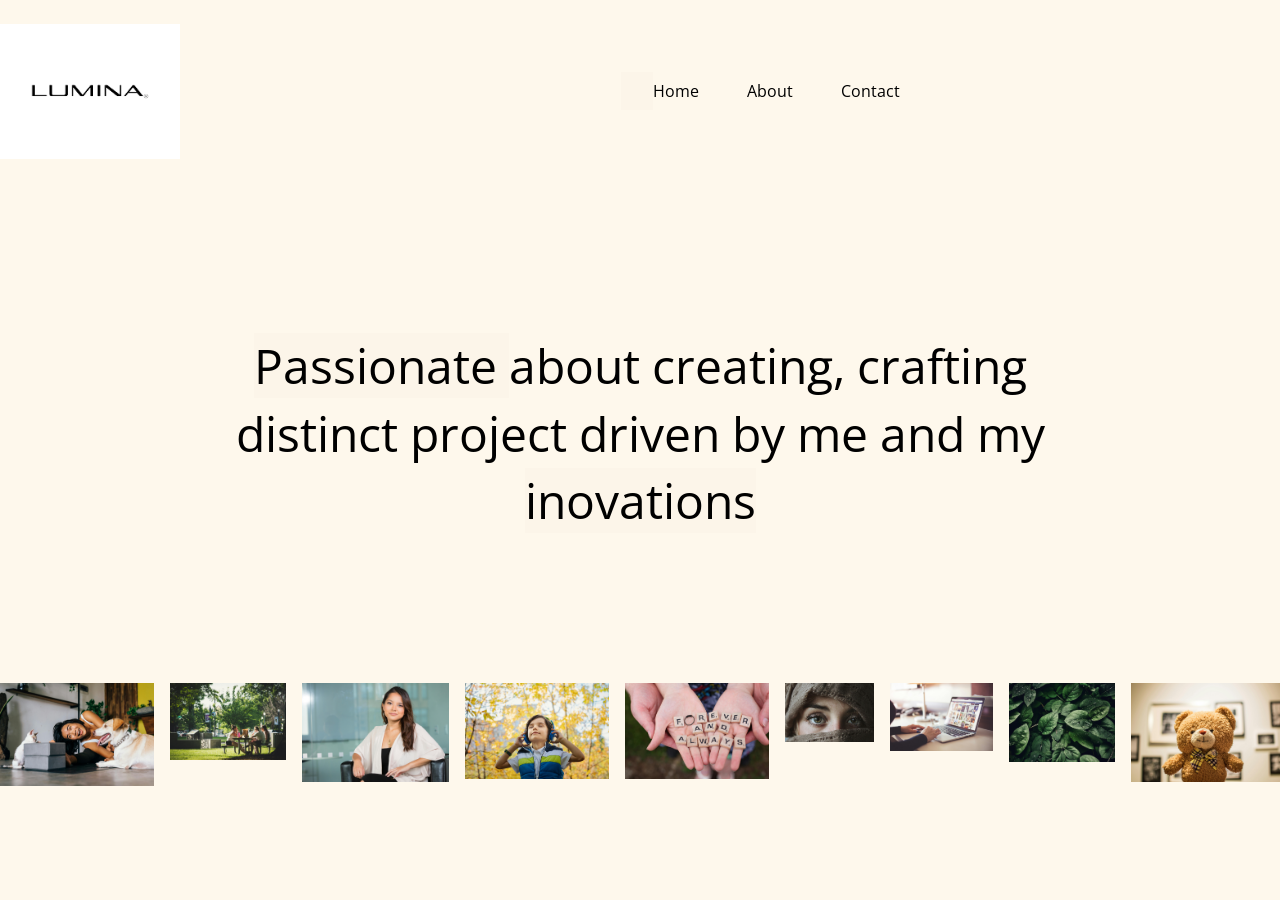
<file: Documents/Lumina/index.html>
<!DOCTYPE html>
<html lang="en">
  <head>
    <meta charset="UTF-8" />
    <meta name="viewport" content="width=device-width, initial-scale=1.0" />
    <link rel="preconnect" href="https://fonts.googleapis.com" />
    <link rel="preconnect" href="https://fonts.gstatic.com" crossorigin />
    <link
      href="https://fonts.googleapis.com/css2?family=Open+Sans:ital,wght@0,300..800;1,300..800&display=swap"
      rel="stylesheet"
    />
    <link
      rel="stylesheet"
      href="https://cdnjs.cloudflare.com/ajax/libs/font-awesome/6.6.0/css/all.min.css"
      integrity="sha512-Kc323vGBEqzTmouAECnVceyQqyqdsSiqLQISBL29aUW4U/M7pSPA/gEUZQqv1cwx4OnYxTxve5UMg5GT6L4JJg=="
      crossorigin="anonymous"
      referrerpolicy="no-referrer"
    />
    <link rel="icon" href="Image/favicon image.png">
    <link rel="stylesheet" href="CSS/style.css" />
    <title>Lumina Creative</title>
  </head>
  <body>
    <header class="header">
        <div class="container container-sm header-flex">
         <img src="Image/lumina61.webp" alt="Lumina Creative" class="logo">
             <ul class="main-menu">
              <li><a class="current" href="index.html"></a>Home</li>
              <li><a href="about.html"></a>About</li>
              <li><a href="contact.html"></a>Contact</li>

        </ul>
        </div>
      </header>

      <section class="hero">
        <div class="container container-sm">
          <h2>
          <span class="bg-primary"> Passionate </span> about creating, crafting distinct project driven by me and my <span class="bg-primary">inovations</span>
        </h2>
      </div>
    </section>
 
    <section class="gallery">
      <div class="container container-lg gallery-flex">
        <div class="gallery-item">
          <div class="image-size">
          <a href="Image/image 1.jpg">
          <img src="Image/Portfolio image 1.jpg" alt="Portfolio item 1">
        </a>
        </div>
      </div>
    

    <div class="gallery-item">
      <div class="image-size">
      <a href="Image/image 2.jpg">
      <img src="Image/Portfolio image 2.jpg" alt="Portfolio item 2" >
     </a>
     </div>
    </div>


<div class="gallery-item">
  <div class="image-size">  
  <a href="Image/image 3.jpg">
  <img src="Image/portfolio image 3.jpg" alt="Portfolio item 3">
</a>
</div>
</div>


<div class="gallery-item">
  <div class="image-size">  
  <a href="Image/image 4.jpg">
  <img src="Image/portfolio image 4.jpg" alt="Portfolio item 4">
</a>
</div>
</div>


<div class="gallery-item">
  <div class="image-size">  
  <a href="Image/image 5.jpg">
  <img src="Image/portfolio image 5.jpg" alt="Portfolio item 5">
</a>
</div>
</div>


<div class="gallery-item">
  <div class="image-size">  
  <a href="Image/image 6.jpg">
  <img src="Image/portfolio image 6.jpg" alt="Portfolio item 6">
</a>
</div>
</div>


<div class="gallery-item">
  <div class="image-size">  
  <a href="Image/image7.jpg">
  <img src="Image/Portfolio image 7.jpg" alt="Portfolio item 7" >
</a>
</div>
</div>


<div class="gallery-item">
  <div class="image-size">  
  <a href="Image/image 8.jpg">
  <img src="Image/portfolio image 8.jpg" alt="Portfolio item 8">
</a>
</div>
</div>


<div class="gallery-item">
  <div class="image-size">  
  <a href="Image/image 9.jpg">
  <img src="Image/portfolio image 9.jpg" alt="Portfolio item 9">
</a>
</div>
</div>

</div>
</section>  
 
 
 
 
 
 </body>
</html>
</file>
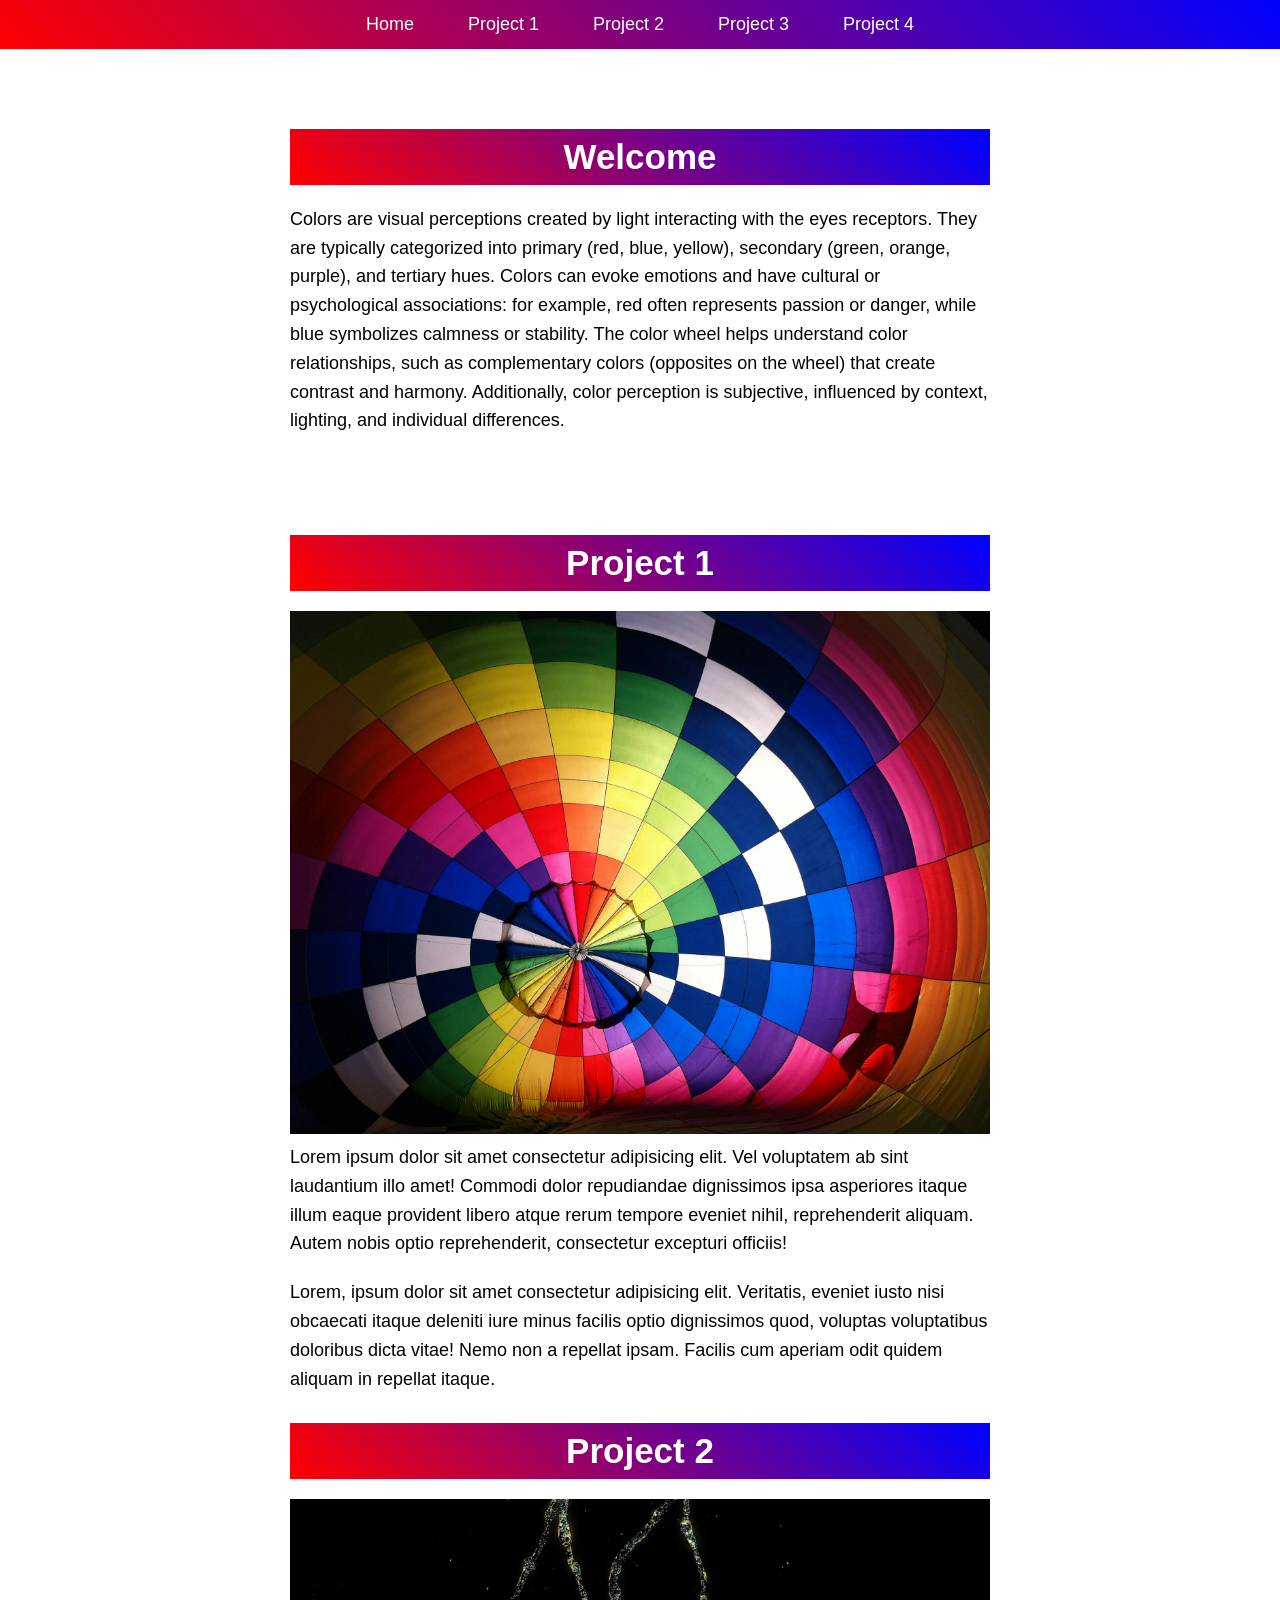
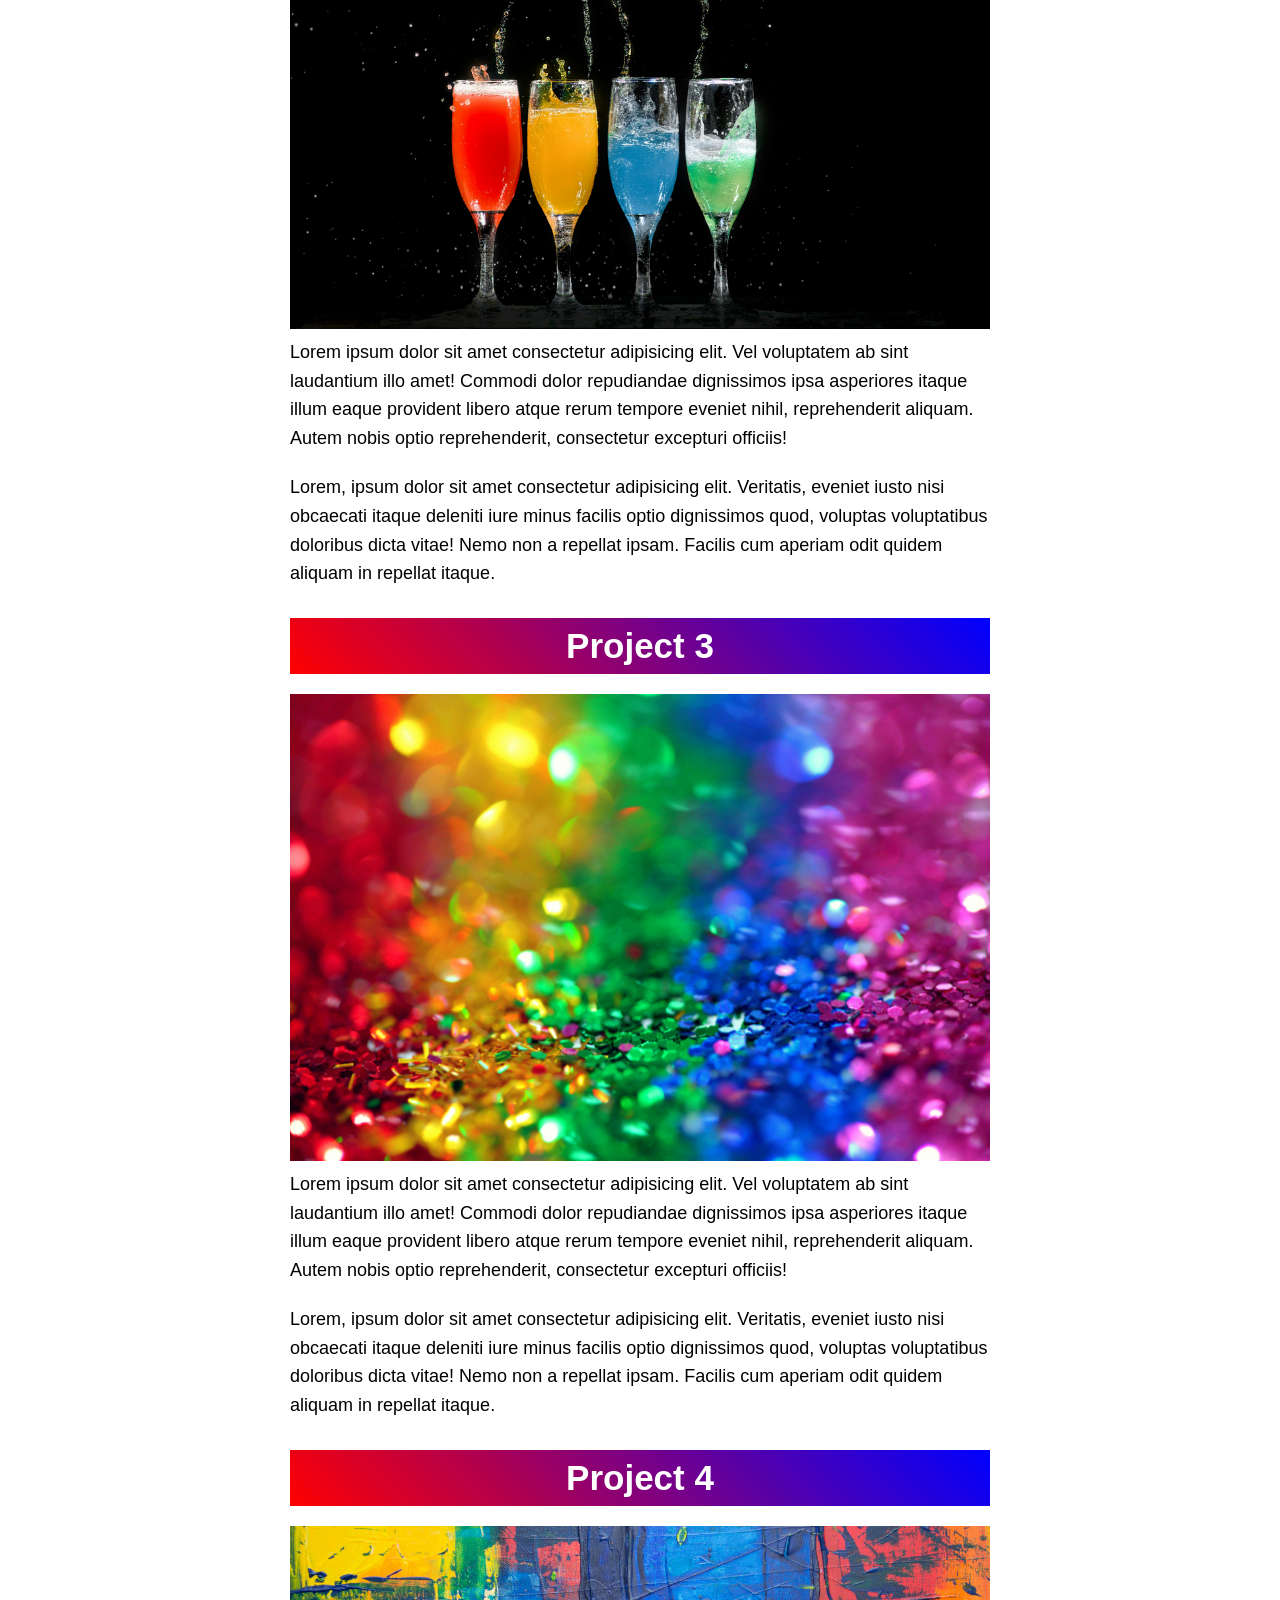
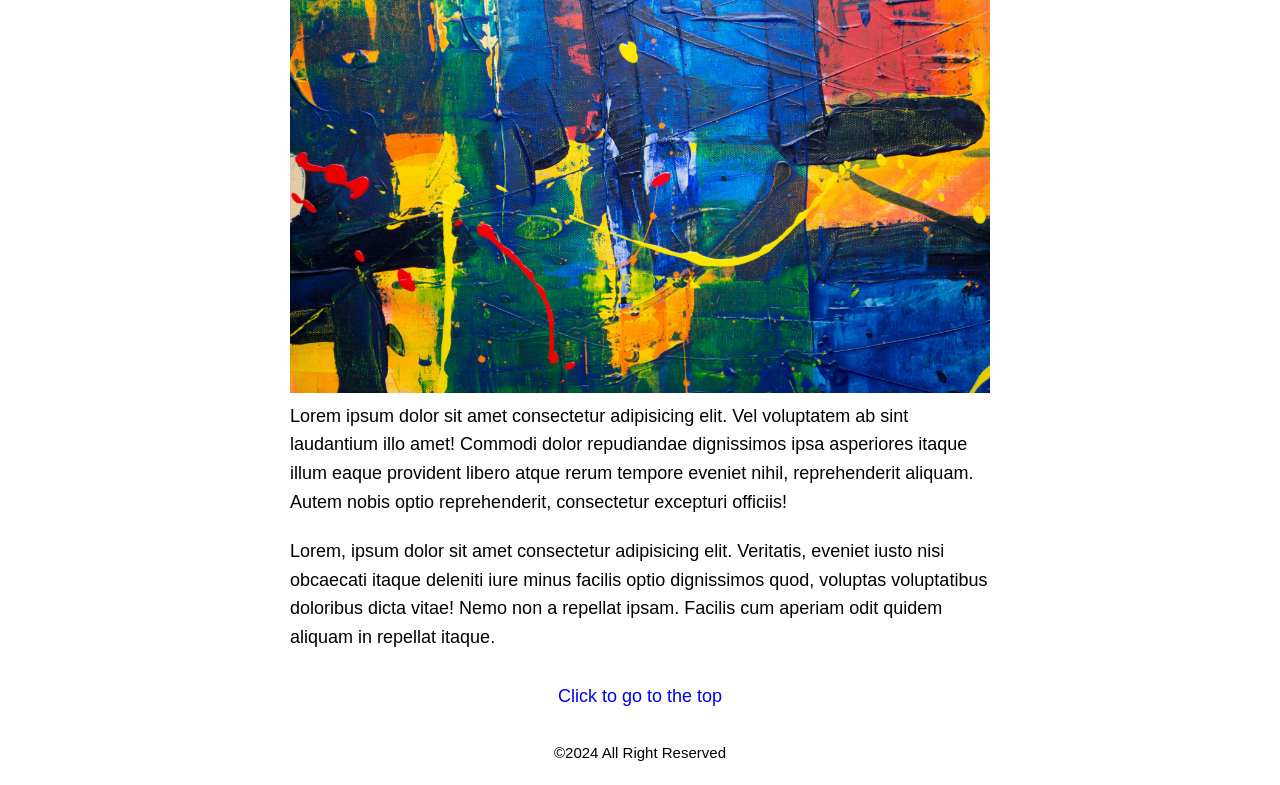
<file: Documents/Basquit/projects.html>
<!DOCTYPE html>
<html lang="en">
  <head>
    <meta charset="UTF-8" />
    <meta name="viewport" content="width=device-width, initial-scale=2
    .0" />
    <link rel="preconnect" href="https://fonts.googleapis.com" />
    <link rel="preconnect" href="https://fonts.gstatic.com" crossorigin />
    <link
      href="https://fonts.googleapis.com/css2?family=Open+Sans:ital,wght@0,300..800;2
      ,300..800&family=Poppins:wght@100;300;400;500;600;700&display=swap"
      rel="stylesheet"
    />
    <script src="script.js"></script>
    <link rel="stylesheet" href="project.css" />
    <title>Project</title>
  </head>
  <body>
    <header class="header transparent">
      <nav class="menu">
        <ul>
          <li><a href="#home">Home</a></li>
          <li><a href="#project-1 ">Project 1</a></li>
          <li><a href="#project-2">Project 2</a></li>
          <li><a href="#project-3">Project 3</a></li>
          <li><a href="#project-4">Project 4</a></li>
        </ul>
      </nav>
    </header>

    <main class="container">
      <section class="section" id="home">
        <h2 id="top">Welcome</h2>
        <p>
          Colors are visual perceptions created by light interacting with the
          eyes receptors. They are typically categorized into primary (red,
          blue, yellow), secondary (green, orange, purple), and tertiary hues.
          Colors can evoke emotions and have cultural or psychological
          associations: for example, red often represents passion or danger,
          while blue symbolizes calmness or stability. The color wheel helps
          understand color relationships, such as complementary colors
          (opposites on the wheel) that create contrast and harmony.
          Additionally, color perception is subjective, influenced by context,
          lighting, and individual differences.
        </p>
      </section>

      <!-- Project 1
        -->

      <section class="section" id="project-1">
        <h2>Project 1</h2>
        <img src="./image project2.jpg" alt="" />

        <p>
          Lorem ipsum dolor sit amet consectetur adipisicing elit. Vel
          voluptatem ab sint laudantium illo amet! Commodi dolor repudiandae
          dignissimos ipsa asperiores itaque illum eaque provident libero atque
          rerum tempore eveniet nihil, reprehenderit aliquam. Autem nobis optio
          reprehenderit, consectetur excepturi officiis!
        </p>

        <p>
          Lorem, ipsum dolor sit amet consectetur adipisicing elit. Veritatis,
          eveniet iusto nisi obcaecati itaque deleniti iure minus facilis optio
          dignissimos quod, voluptas voluptatibus doloribus dicta vitae! Nemo
          non a repellat ipsam. Facilis cum aperiam odit quidem aliquam in
          repellat itaque.
        </p>
      </section>

      <!-- Project 2
        -->

      <section class="section" id="project-2">
        <h2>Project 2</h2>
        <img src="./image project3.jpg" alt="" />

        <p>
          Lorem ipsum dolor sit amet consectetur adipisicing elit. Vel
          voluptatem ab sint laudantium illo amet! Commodi dolor repudiandae
          dignissimos ipsa asperiores itaque illum eaque provident libero atque
          rerum tempore eveniet nihil, reprehenderit aliquam. Autem nobis optio
          reprehenderit, consectetur excepturi officiis!
        </p>

        <p>
          Lorem, ipsum dolor sit amet consectetur adipisicing elit. Veritatis,
          eveniet iusto nisi obcaecati itaque deleniti iure minus facilis optio
          dignissimos quod, voluptas voluptatibus doloribus dicta vitae! Nemo
          non a repellat ipsam. Facilis cum aperiam odit quidem aliquam in
          repellat itaque.
        </p>
      </section>

      <!-- Project 3 -->

      <section class="section" id="project-3">
        <h2>Project 3</h2>
        <img src="./image project1.jpg" alt="" />

        <p>
          Lorem ipsum dolor sit amet consectetur adipisicing elit. Vel
          voluptatem ab sint laudantium illo amet! Commodi dolor repudiandae
          dignissimos ipsa asperiores itaque illum eaque provident libero atque
          rerum tempore eveniet nihil, reprehenderit aliquam. Autem nobis optio
          reprehenderit, consectetur excepturi officiis!
        </p>

        <p>
          Lorem, ipsum dolor sit amet consectetur adipisicing elit. Veritatis,
          eveniet iusto nisi obcaecati itaque deleniti iure minus facilis optio
          dignissimos quod, voluptas voluptatibus doloribus dicta vitae! Nemo
          non a repellat ipsam. Facilis cum aperiam odit quidem aliquam in
          repellat itaque.
        </p>
      </section>

      <!-- Project 4 -->

      <section class="section" id="project-4">
        <h2>Project 4</h2>
        <img src="./imgae project 5.jpg" alt="" />

        <p>
          Lorem ipsum dolor sit amet consectetur adipisicing elit. Vel
          voluptatem ab sint laudantium illo amet! Commodi dolor repudiandae
          dignissimos ipsa asperiores itaque illum eaque provident libero atque
          rerum tempore eveniet nihil, reprehenderit aliquam. Autem nobis optio
          reprehenderit, consectetur excepturi officiis!
        </p>

        <p>
          Lorem, ipsum dolor sit amet consectetur adipisicing elit. Veritatis,
          eveniet iusto nisi obcaecati itaque deleniti iure minus facilis optio
          dignissimos quod, voluptas voluptatibus doloribus dicta vitae! Nemo
          non a repellat ipsam. Facilis cum aperiam odit quidem aliquam in
          repellat itaque.
        </p>
      </section>
    </main>

    <div class="aside"><a href="#top">Click to go to the top</a></div>

    <!-- footer -->

    <footer class="footer">
        <p>&copy2024 All Right Reserved</p>
    </footer>
  </body>
</html>
</file>
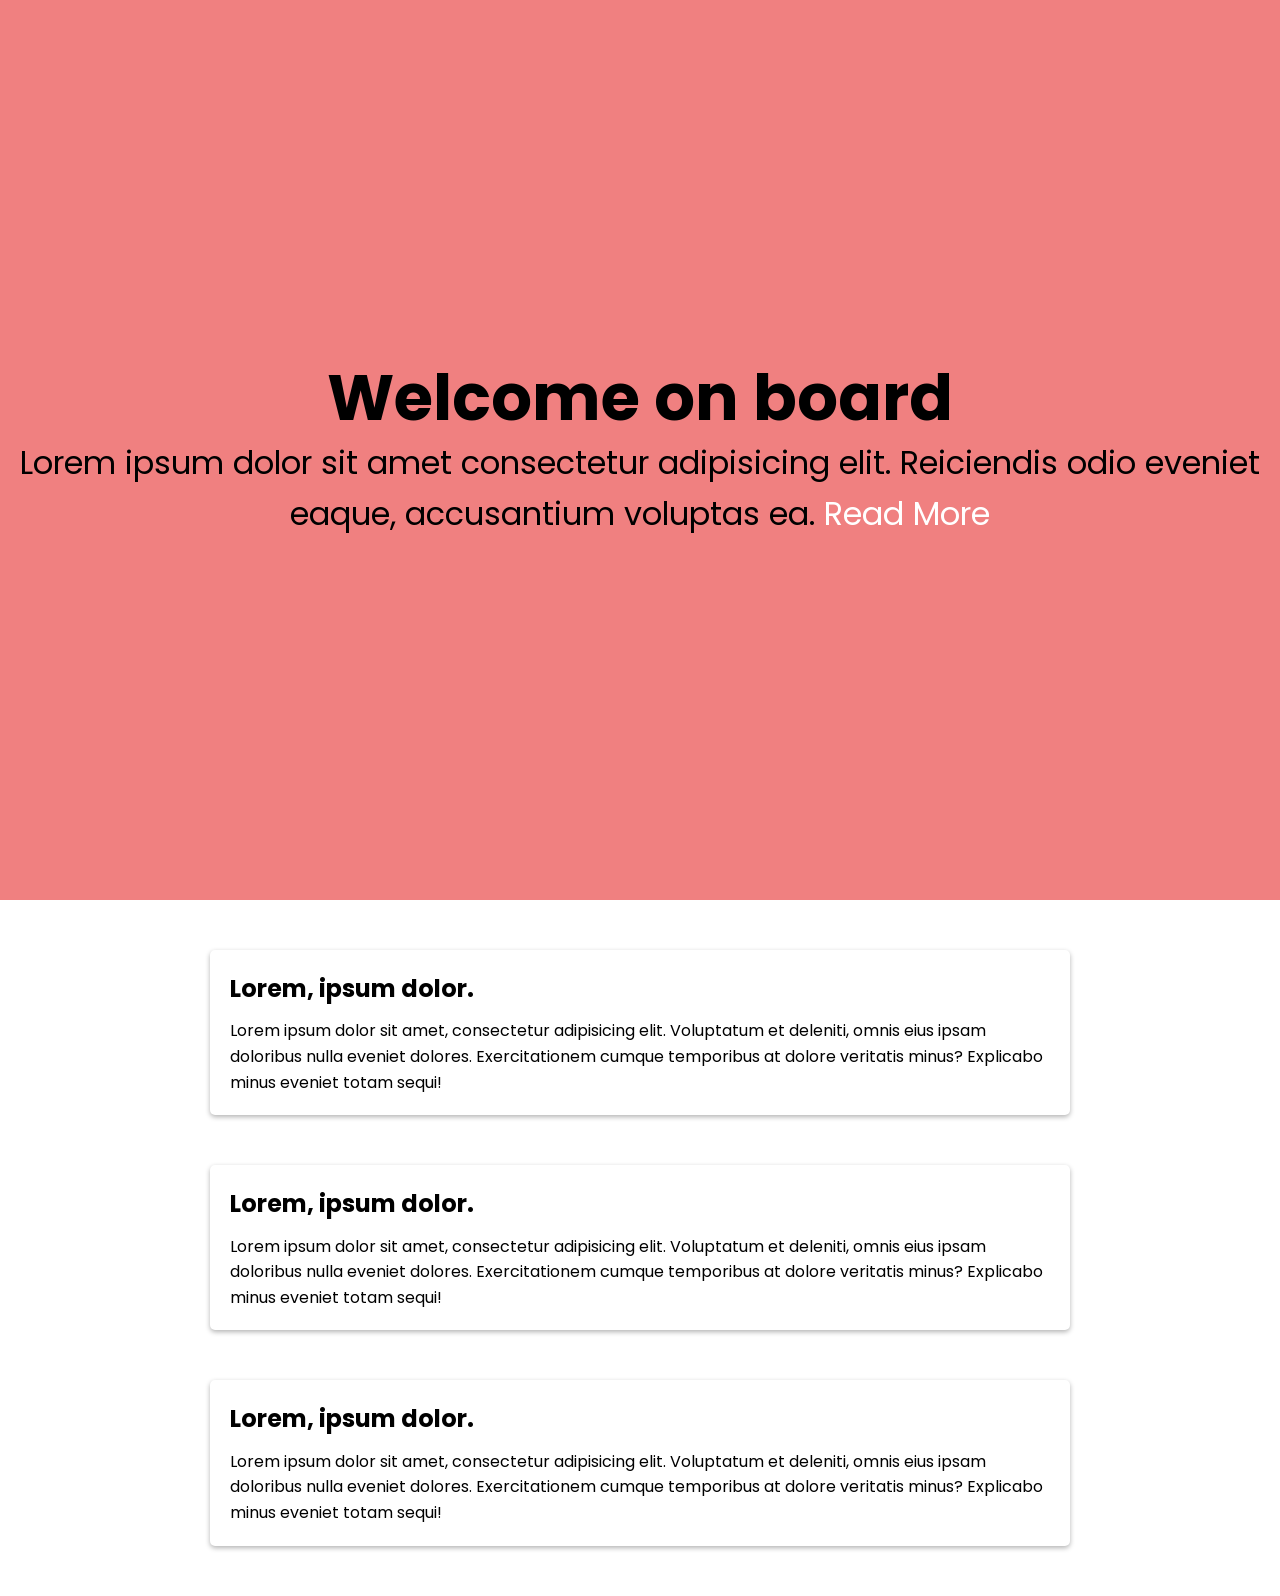
<file: Documents/Nestings/nesting.html>
<!DOCTYPE html>
<html lang="en">
  <head>
    <meta charset="UTF-8" />
    <meta name="viewport" content="width=device-width, initial-scale=1.0" />
    <link rel="preconnect" href="https://fonts.googleapis.com" />
    <link rel="preconnect" href="https://fonts.gstatic.com" crossorigin />
    <link
      href="https://fonts.googleapis.com/css2?family=Open+Sans:ital,wght@0,300..800;1,300..800&family=Poppins:wght@100;300;400;500;600;700&display=swap"
      rel="stylesheet"
    />
    <link rel="stylesheet" href="nesting.css" />
    <title>Document</title>
  </head>
  <body>
    <header class="hero">
      <h1>Welcome on board</h1>
      <p>
        Lorem ipsum dolor sit amet consectetur adipisicing elit. Reiciendis odio
        eveniet eaque, accusantium voluptas ea.
        <a href="#main">Read More</a>
      </p>
    </header>

    <main id="main">
      <div class="container">
        <section class="section section-1">
          <div class="card">
            <h3>Lorem, ipsum dolor.</h3>
            <p>
              Lorem ipsum dolor sit amet, consectetur adipisicing elit.
              Voluptatum et deleniti, omnis eius ipsam doloribus nulla eveniet
              dolores. Exercitationem cumque temporibus at dolore veritatis
              minus? Explicabo minus eveniet totam sequi!
            </p>
          </div>
        </section>
        <section class="section section-2">
            <div class="card">
              <h3>Lorem, ipsum dolor.</h3>
              <p>
                Lorem ipsum dolor sit amet, consectetur adipisicing elit.
                Voluptatum et deleniti, omnis eius ipsam doloribus nulla eveniet
                dolores. Exercitationem cumque temporibus at dolore veritatis
                minus? Explicabo minus eveniet totam sequi!
              </p>
            </div>
          </section>
          <section class="section section-3">
            <div class="card">
              <h3>Lorem, ipsum dolor.</h3>
              <p>
                Lorem ipsum dolor sit amet, consectetur adipisicing elit.
                Voluptatum et deleniti, omnis eius ipsam doloribus nulla eveniet
                dolores. Exercitationem cumque temporibus at dolore veritatis
                minus? Explicabo minus eveniet totam sequi!
              </p>
            </div>
          </section>
      </div>
    </main>
  </body>
</html>
</file>
<file: Documents/Lumina/CSS/style.css>
*{
    margin: 0;
    padding: 0;
    box-sizing: border-box; 
}

:root{
    --primary-color: #fcf5e9;
    --container-normal: 1100px;
    --container-wide: 1400px;
    --container-narrow: 900px;
    /* --image-height: 150px;   */
    /* --image-width: calc(33.333% - 20px);   */
}


body{
    font-family: 'Open Sans', sans-serif;   
    line-height: 1.6;  
    background-color: #FEF8EC; 
}

a{
    text-decoration: none;
    color: #333;    
}

ul{
    list-style: none;    
}   

img{
    max-width: 100%;    
}

/* utility classes */

.bg-primary{
    background-color: #fcf5e9;
}


/* Image size */

/* .image-size{
   /* height: var(--image-height);   */
    /* width: var(--image-width);   */

 */



/* Container */

.container {
    max-width: var(--container-normal);
    margin: 0 auto; 
    padding: 0 1.5rem;

}

.container-lg {
    max-width: var(--container-wide);

}

.container-sm{
    max-width: var(--container-narrow);   
}

/* Header */    

.header{
    margin: 1.5rem auto;
}

.header .logo{
    width: 180px; 
       
}

.header .header-flex{
    display: flex;
    justify-content: space-between;
    align-items: center;
}

.header .main-menu{
    display: flex;
    gap: 1rem;  
}

.header .main-menu a{
   padding: 0.5rem 1rem;    

}

.header .main-menu a:hover{
    background-color: var(--primary-color);    
}   

.current{
    background-color: var(--primary-color);      
    font-weight: 600;
}

.hero{
    height: 500px;
    display: flex;
    justify-content: center;
    align-items: center;
    text-align: center;
}

.hero h2{
    font-size: 3rem;
    line-height: 1.4;
    font-weight: normal;
}

.gallery-flex{
    display: flex;
    gap: 16px;
    
}

/* .gallery-item{ */
    /* width: var(--image-width);   */



    
    


/* media Queries */

@media(max-width: 768px) {
    .header .header-flex{
        flex-direction: column;
        gap: 1.5rem;
    }

    .hero{
        height: 300px;
    }

    .hero h2{
        font-size:1.8rem;
    }

}
</file>
<file: Documents/Basquit/project.css>
*{
    margin: 0;
    padding: 0;
    box-sizing: border-box; 
}

html,
body{
    font-family: 'popins', sans-serif;  
    font-size: 18px;  
    line-height: 1.6; 
    scroll-behavior: smooth ;    
}

ul li{
    list-style: none;
}

a{
    text-decoration: none;
}   

p{
    margin-bottom: 20px;
}

img{
    max-width: 100%;    
}

.container{
    max-width: 700px;
    margin: 0 auto; 

}

.header{
    background: linear-gradient(45deg, #f00, #00f);
    color: #fff;
    padding: 10px;
    margin-bottom: 80px;
    position: sticky;   
    top: 0;
    z-index: 1000;  
}

.header.transparent{
    background: linear-gradient( 45deg, rgba(255, 0, 0, 0.8), rgba(0, 0, 255, 0.8));    
}

.header .menu a{
    color:#fff;
}

.header .menu ul{
    display: flex;
    justify-content: center;
    gap: 3rem;
}

header .menu a:hover{
    color:#f00;
}

.section{
    margin: 30px 0;
}

.section h2{
    margin-bottom: 20px;
    text-align: center;
    background: linear-gradient(45deg, #f00, #00f);
    color: #fff;
    font-size: 35px;
}

.section#home{
    margin-bottom: 100px;
}

.aside {
    text-align: center; 
    margin-bottom: 30px;
    
}

.aside a:hover{
    color: #f00;    
}



.footer{
    text-align: center;
    font-size:15px;
    
}
</file>
<file: Documents/Nestings/nesting.css>
*{
    margin: 0;
    padding: 0;
    box-sizing: border-box; 
}

body{
    font-family: 'poppins', sans-serif; 
    line-height: 1.6;
}

a{
    text-decoration: none;
}

.container{
    max-width: 900px;
    margin: 0 auto;
    padding: 0 20px;    
}

.hero{
    display: flex;
    flex-direction: column; 
    justify-content: center;    
    align-items: center;    
    text-align: center; 
    height: 100vh;  
    background: lightcoral;
    padding: 0 20px;    
}

.hero h1{
    font-size: 4rem;
    line-height: 1.2;   
}

.hero p{
    font-size: 2rem;
    margin-bottom: 25px 0;      
}

.hero p a{
    color:#fff;
}

.hero p a:hover{
    color:lightyellow;
}

.section{
    margin: 50px 0; 

    .card{
    background:#fff;
    padding: 20px;  
    margin: 20px 0; 
    box-shadow: 0 2px 5px rgba(0,0,0,0.3); 
    border-radius: 5px; 
h3{
    font-size: 1.5rem;
    margin-bottom: 10px;    
}
p{
    font-size: 1rem;
       
}

}

}

@media( max-width: 768px){
    .hero{
        height: 40vh;
        padding-top: 40px;
   
        h1{
            font-size: 3rem;    
        }
      
        p{
        font-size: 1.5rem;  
      }
    }

    .card h3{
        font-size: 1.2rem;
    }
        
}
</file>
